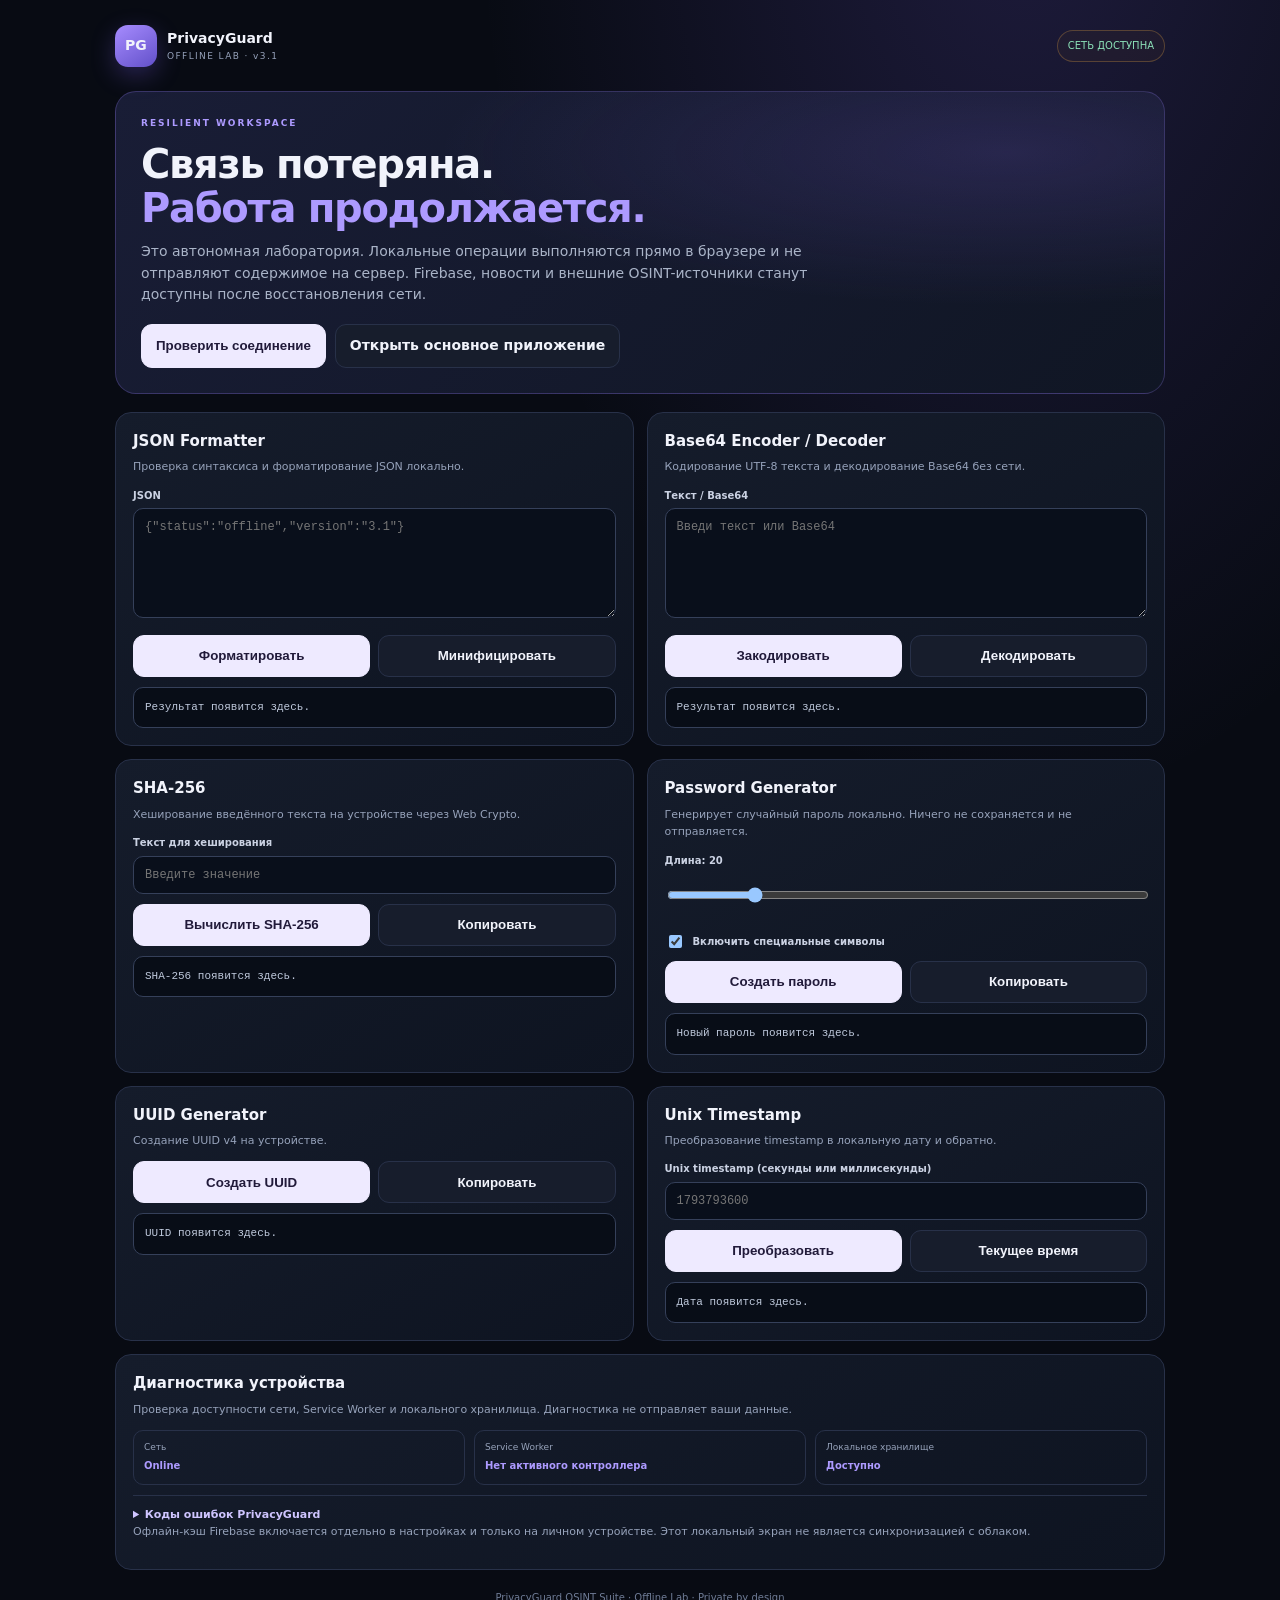
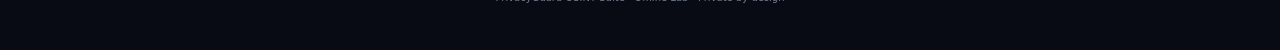
<file: offline.html>
<!doctype html>
<html lang="ru">
<head>
<meta charset="utf-8"><meta name="viewport" content="width=device-width,initial-scale=1,viewport-fit=cover">
<meta name="theme-color" content="#090b13"><meta name="robots" content="noindex,nofollow">
<title>Offline Lab · PrivacyGuard</title>
<style>
:root{color-scheme:dark;--bg:#080b13;--panel:#111726;--line:#283149;--text:#f1f3fb;--muted:#96a2ba;--accent:#ad9aff;--red:#ff7389;--green:#67d8ad}*{box-sizing:border-box}body{margin:0;min-height:100vh;background:radial-gradient(ellipse at 80% -10%,rgba(120,94,230,.2),transparent 38%),var(--bg);color:var(--text);font:14px/1.55 system-ui,-apple-system,Segoe UI,sans-serif;padding:20px;padding-bottom:calc(24px + env(safe-area-inset-bottom))}.wrap{width:min(100%,1050px);margin:auto}.top{display:flex;align-items:center;justify-content:space-between;gap:14px;margin:5px 0 24px}.brand{display:flex;align-items:center;gap:10px}.logo{width:42px;height:42px;display:grid;place-items:center;border-radius:13px;background:linear-gradient(145deg,#a78cff,#6250c9);font-weight:900;box-shadow:0 8px 25px #775ce94d}.brand b,.brand small{display:block}.brand small{color:var(--muted);font-size:9px;letter-spacing:1.4px}.pill{border:1px solid #986f3c77;background:#5b3b231f;color:#ffd5a0;padding:7px 10px;border-radius:30px;font-size:10px}.hero{padding:25px;border:1px solid #9b81ff40;border-radius:21px;background:radial-gradient(ellipse at 85% 20%,#6d54c33b,transparent 45%),linear-gradient(135deg,#191d36,#101624);margin-bottom:18px}.eyebrow{color:var(--accent);font-size:9px;font-weight:800;letter-spacing:2px}.hero h1{font-size:clamp(25px,5vw,40px);line-height:1.1;letter-spacing:-1.3px;margin:11px 0}.hero h1 span{color:var(--accent)}.hero p{max-width:680px;color:#aab4c8;margin:0}.actions{display:flex;flex-wrap:wrap;gap:9px;margin-top:18px}.btn{min-height:42px;border:1px solid var(--line);border-radius:11px;padding:10px 14px;background:#171d2c;color:var(--text);font-weight:700;text-decoration:none;cursor:pointer}.btn.primary{background:#eeeaff;color:#211a3a;border-color:#eeeaff}.grid{display:grid;grid-template-columns:repeat(2,minmax(0,1fr));gap:13px}.card{min-width:0;padding:17px;border:1px solid var(--line);border-radius:16px;background:linear-gradient(150deg,#151c2b,#0e1421)}.card h2{font-size:15px;margin:0 0 5px}.card p,.hint{color:var(--muted);font-size:11px;line-height:1.6;margin:0 0 12px}label{display:block;color:#cbd2e3;font-size:10px;font-weight:700;margin:10px 0 5px}input,textarea,select{width:100%;min-width:0;border:1px solid #35405a;border-radius:10px;background:#090f1b;color:var(--text);padding:11px;font:12px ui-monospace,monospace;outline:none}input:focus,textarea:focus,select:focus{border-color:#a48cff;box-shadow:0 0 0 3px #957cff22}textarea{min-height:110px;resize:vertical}button:disabled{opacity:.4}.row{display:flex;gap:8px;flex-wrap:wrap;margin-top:10px}.row .btn{flex:1}.result{margin-top:10px;padding:11px;border:1px solid #35405a;border-radius:10px;background:#080d17;color:#bfc9dc;font:11px/1.6 ui-monospace,monospace;white-space:pre-wrap;overflow-wrap:anywhere;max-height:250px;overflow:auto}.status{display:grid;grid-template-columns:repeat(3,minmax(0,1fr));gap:9px;margin-top:10px}.status div{padding:10px;border:1px solid var(--line);border-radius:10px}.status span,.status b{display:block}.status span{font-size:9px;color:var(--muted)}.status b{font-size:10px;color:var(--accent);margin-top:3px;overflow-wrap:anywhere}.danger{color:#ff9bab}.safe{color:#7be3b6}.footer{color:#6f7c96;font-size:10px;text-align:center;margin:20px 0}.small{font-size:9px;color:#78859f}.inline{display:flex;align-items:center;gap:8px}.inline input{width:auto;min-width:auto}.source{color:#b7a6ff}details{margin-top:10px;border-top:1px solid var(--line);padding-top:10px}summary{cursor:pointer;color:#cfc5ff;font-size:11px;font-weight:700}.code{font:11px ui-monospace,monospace;color:#ffb3bf}@media(max-width:680px){body{padding:14px;padding-bottom:calc(24px + env(safe-area-inset-bottom))}.grid{grid-template-columns:1fr}.hero{padding:19px}.status{grid-template-columns:1fr}.top{align-items:flex-start}.pill{font-size:9px}}@media(prefers-reduced-motion:no-preference){.card{animation:rise .25s ease both}@keyframes rise{from{opacity:.5;transform:translateY(5px)}to{opacity:1;transform:none}}}
</style>
</head>
<body>
<div class="wrap">
<header class="top"><div class="brand"><span class="logo">PG</span><span><b>PrivacyGuard</b><small>OFFLINE LAB · v3.1</small></span></div><span class="pill" id="networkPill">ПРОВЕРКА СЕТИ…</span></header>
<section class="hero"><div class="eyebrow">RESILIENT WORKSPACE</div><h1>Связь потеряна.<br><span>Работа продолжается.</span></h1><p>Это автономная лаборатория. Локальные операции выполняются прямо в браузере и не отправляют содержимое на сервер. Firebase, новости и внешние OSINT-источники станут доступны после восстановления сети.</p><div class="actions"><button class="btn primary" id="retry">Проверить соединение</button><a class="btn" href="./index.html">Открыть основное приложение</a><button class="btn" id="install" hidden>Установить приложение</button></div></section>
<div class="grid">
<section class="card"><h2>JSON Formatter</h2><p>Проверка синтаксиса и форматирование JSON локально.</p><label for="jsonInput">JSON</label><textarea id="jsonInput" spellcheck="false" placeholder='{"status":"offline","version":"3.1"}'></textarea><div class="row"><button class="btn primary" id="jsonFormat">Форматировать</button><button class="btn" id="jsonMinify">Минифицировать</button></div><div class="result" id="jsonResult" aria-live="polite">Результат появится здесь.</div></section>
<section class="card"><h2>Base64 Encoder / Decoder</h2><p>Кодирование UTF-8 текста и декодирование Base64 без сети.</p><label for="baseInput">Текст / Base64</label><textarea id="baseInput" placeholder="Введи текст или Base64"></textarea><div class="row"><button class="btn primary" id="baseEncode">Закодировать</button><button class="btn" id="baseDecode">Декодировать</button></div><div class="result" id="baseResult">Результат появится здесь.</div></section>
<section class="card"><h2>SHA-256</h2><p>Хеширование введённого текста на устройстве через Web Crypto.</p><label for="hashInput">Текст для хеширования</label><input id="hashInput" type="text" maxlength="10000" placeholder="Введите значение"><div class="row"><button class="btn primary" id="hashRun">Вычислить SHA-256</button><button class="btn" data-copy="hashResult">Копировать</button></div><div class="result" id="hashResult">SHA-256 появится здесь.</div></section>
<section class="card"><h2>Password Generator</h2><p>Генерирует случайный пароль локально. Ничего не сохраняется и не отправляется.</p><label for="passLength">Длина: <output id="passLenOut">20</output></label><input id="passLength" type="range" min="12" max="64" value="20"><label class="inline"><input id="passSymbols" type="checkbox" checked> Включить специальные символы</label><div class="row"><button class="btn primary" id="passGenerate">Создать пароль</button><button class="btn" data-copy="passResult">Копировать</button></div><div class="result" id="passResult">Новый пароль появится здесь.</div></section>
<section class="card"><h2>UUID Generator</h2><p>Создание UUID v4 на устройстве.</p><div class="row"><button class="btn primary" id="uuidGenerate">Создать UUID</button><button class="btn" data-copy="uuidResult">Копировать</button></div><div class="result" id="uuidResult">UUID появится здесь.</div></section>
<section class="card"><h2>Unix Timestamp</h2><p>Преобразование timestamp в локальную дату и обратно.</p><label for="timeInput">Unix timestamp (секунды или миллисекунды)</label><input id="timeInput" inputmode="numeric" placeholder="1793793600"><div class="row"><button class="btn primary" id="timeConvert">Преобразовать</button><button class="btn" id="timeNow">Текущее время</button></div><div class="result" id="timeResult">Дата появится здесь.</div></section>
</div>
<section class="card" style="margin-top:13px"><h2>Диагностика устройства</h2><p>Проверка доступности сети, Service Worker и локального хранилища. Диагностика не отправляет ваши данные.</p><div class="status"><div><span>Сеть</span><b id="diagNetwork">—</b></div><div><span>Service Worker</span><b id="diagWorker">—</b></div><div><span>Локальное хранилище</span><b id="diagStorage">—</b></div></div><details><summary>Коды ошибок PrivacyGuard</summary><p><span class="code">PG-NET-001</span> — нет сети / внешний источник недоступен.</p><p><span class="code">PG-FS-403</span> — Firestore отклонил доступ. Проверь UID и Firestore Rules.</p><p><span class="code">PG-SRC-403</span> — внешний источник запретил запрос.</p><p><span class="code">PG-AUTH-401</span> — требуется вход или повторная аутентификация.</p><p><span class="code">PG-SRC-408</span> — тайм-аут внешнего источника.</p><p><span class="code">PG-SRC-429</span> — источник ограничил частоту запросов; подожди и повтори.</p><p><span class="code">PG-SRC-502</span> — внешний источник вернул ошибку или CORS недоступен.</p><p><span class="code">PG-404</span> — страница или ресурс не найден.</p><p><span class="code">PG-APP-500</span> — внутренняя ошибка приложения.</p></details><p class="small">Офлайн-кэш Firebase включается отдельно в настройках и только на личном устройстве. Этот локальный экран не является синхронизацией с облаком.</p></section>
<p class="footer">PrivacyGuard OSINT Suite · Offline Lab · Private by design</p>
</div>
<script>
(()=>{
 const $=id=>document.getElementById(id),out=(id,value)=>$(id).textContent=value;
 const enc=new TextEncoder(),dec=new TextDecoder();
 function b64encode(value){const bytes=enc.encode(value);let bin='';bytes.forEach(b=>bin+=String.fromCharCode(b));return btoa(bin)}
 function b64decode(value){const bin=atob(value.trim());const bytes=Uint8Array.from(bin,c=>c.charCodeAt(0));return dec.decode(bytes)}
 function randomInt(max){const a=new Uint32Array(1);crypto.getRandomValues(a);return a[0]%max}
 function generatePass(){const chars='ABCDEFGHJKLMNPQRSTUVWXYZabcdefghijkmnopqrstuvwxyz23456789'+($('passSymbols').checked?'!@#$%^&*()-_=+[]{}:,.?':'');let s='';for(let i=0;i<Number($('passLength').value);i++)s+=chars[randomInt(chars.length)];out('passResult',s)}
 $('jsonFormat').onclick=()=>{try{out('jsonResult',JSON.stringify(JSON.parse($('jsonInput').value),null,2))}catch(e){out('jsonResult','PG-APP-500 · JSON syntax error: '+e.message)}};
 $('jsonMinify').onclick=()=>{try{out('jsonResult',JSON.stringify(JSON.parse($('jsonInput').value)))}catch(e){out('jsonResult','PG-APP-500 · JSON syntax error: '+e.message)}};
 $('baseEncode').onclick=()=>{try{out('baseResult',b64encode($('baseInput').value))}catch(e){out('baseResult','PG-APP-500 · '+e.message)}};
 $('baseDecode').onclick=()=>{try{out('baseResult',b64decode($('baseInput').value))}catch(e){out('baseResult','PG-APP-500 · Некорректная Base64-строка или UTF-8.')}};
 $('hashRun').onclick=async()=>{try{if(!crypto.subtle)throw new Error('Web Crypto недоступен. Открой приложение через HTTPS или localhost.');const digest=await crypto.subtle.digest('SHA-256',enc.encode($('hashInput').value));out('hashResult',Array.from(new Uint8Array(digest),b=>b.toString(16).padStart(2,'0')).join(''))}catch(e){out('hashResult','PG-APP-500 · '+e.message)}};
 $('passLength').oninput=()=>out('passLenOut',$('passLength').value);$('passGenerate').onclick=generatePass;
 $('uuidGenerate').onclick=()=>out('uuidResult',crypto.randomUUID?crypto.randomUUID():`${crypto.getRandomValues(new Uint8Array(16)).reduce((s,b,i)=>s+(i===4||i===6||i===8||i===10?'-':'')+b.toString(16).padStart(2,'0'),'')}`);
 $('timeConvert').onclick=()=>{const n=Number($('timeInput').value);if(!Number.isFinite(n)){out('timeResult','PG-APP-500 · Введи число.');return}const d=new Date(n<1e12?n*1000:n);out('timeResult',Number.isNaN(d.getTime())?'PG-APP-500 · Timestamp вне допустимого диапазона.':d.toLocaleString()+'\nISO: '+d.toISOString())};
 $('timeNow').onclick=()=>{$('timeInput').value=Math.floor(Date.now()/1000);$('timeConvert').click()};
 document.querySelectorAll('[data-copy]').forEach(b=>b.onclick=async()=>{const value=$(b.dataset.copy).textContent;try{await navigator.clipboard.writeText(value);b.textContent='Скопировано';setTimeout(()=>b.textContent='Копировать',1400)}catch{out(b.dataset.copy,value+'\n(Автокопирование недоступно в этом браузере)')}});
 function diag(){const online=navigator.onLine;$('networkPill').textContent=online?'СЕТЬ ДОСТУПНА':'OFFLINE MODE';$('networkPill').style.color=online?'#8be1b8':'#ffd5a0';out('diagNetwork',online?'Online':'Offline');out('diagWorker',navigator.serviceWorker?.controller?'Управляет страницей':'Нет активного контроллера');let storage='Недоступно';try{storage=localStorage?'Доступно':'Отключено'}catch{}out('diagStorage',storage)}
 async function retry(){const btn=$('retry');btn.disabled=true;btn.textContent='Проверяем…';try{const u=new URL('./manifest.json',location.href);u.searchParams.set('pg_probe',Date.now());const r=await fetch(u,{cache:'no-store'});if(r.ok){location.href='./index.html';return}throw new Error('HTTP '+r.status)}catch(e){btn.textContent='PG-NET-001 · Нет соединения';setTimeout(()=>{btn.disabled=false;btn.textContent='Проверить соединение'},1700)}diag()}
 $('retry').onclick=retry;window.addEventListener('online',diag);window.addEventListener('offline',diag);navigator.serviceWorker?.ready.then(diag).catch(diag);diag();
 let installPrompt=null;window.addEventListener('beforeinstallprompt',e=>{e.preventDefault();installPrompt=e;$('install').hidden=false});$('install').onclick=async()=>{if(!installPrompt)return;await installPrompt.prompt();installPrompt=null;$('install').hidden=true};
})();
</script>
</body></html>
</file>
